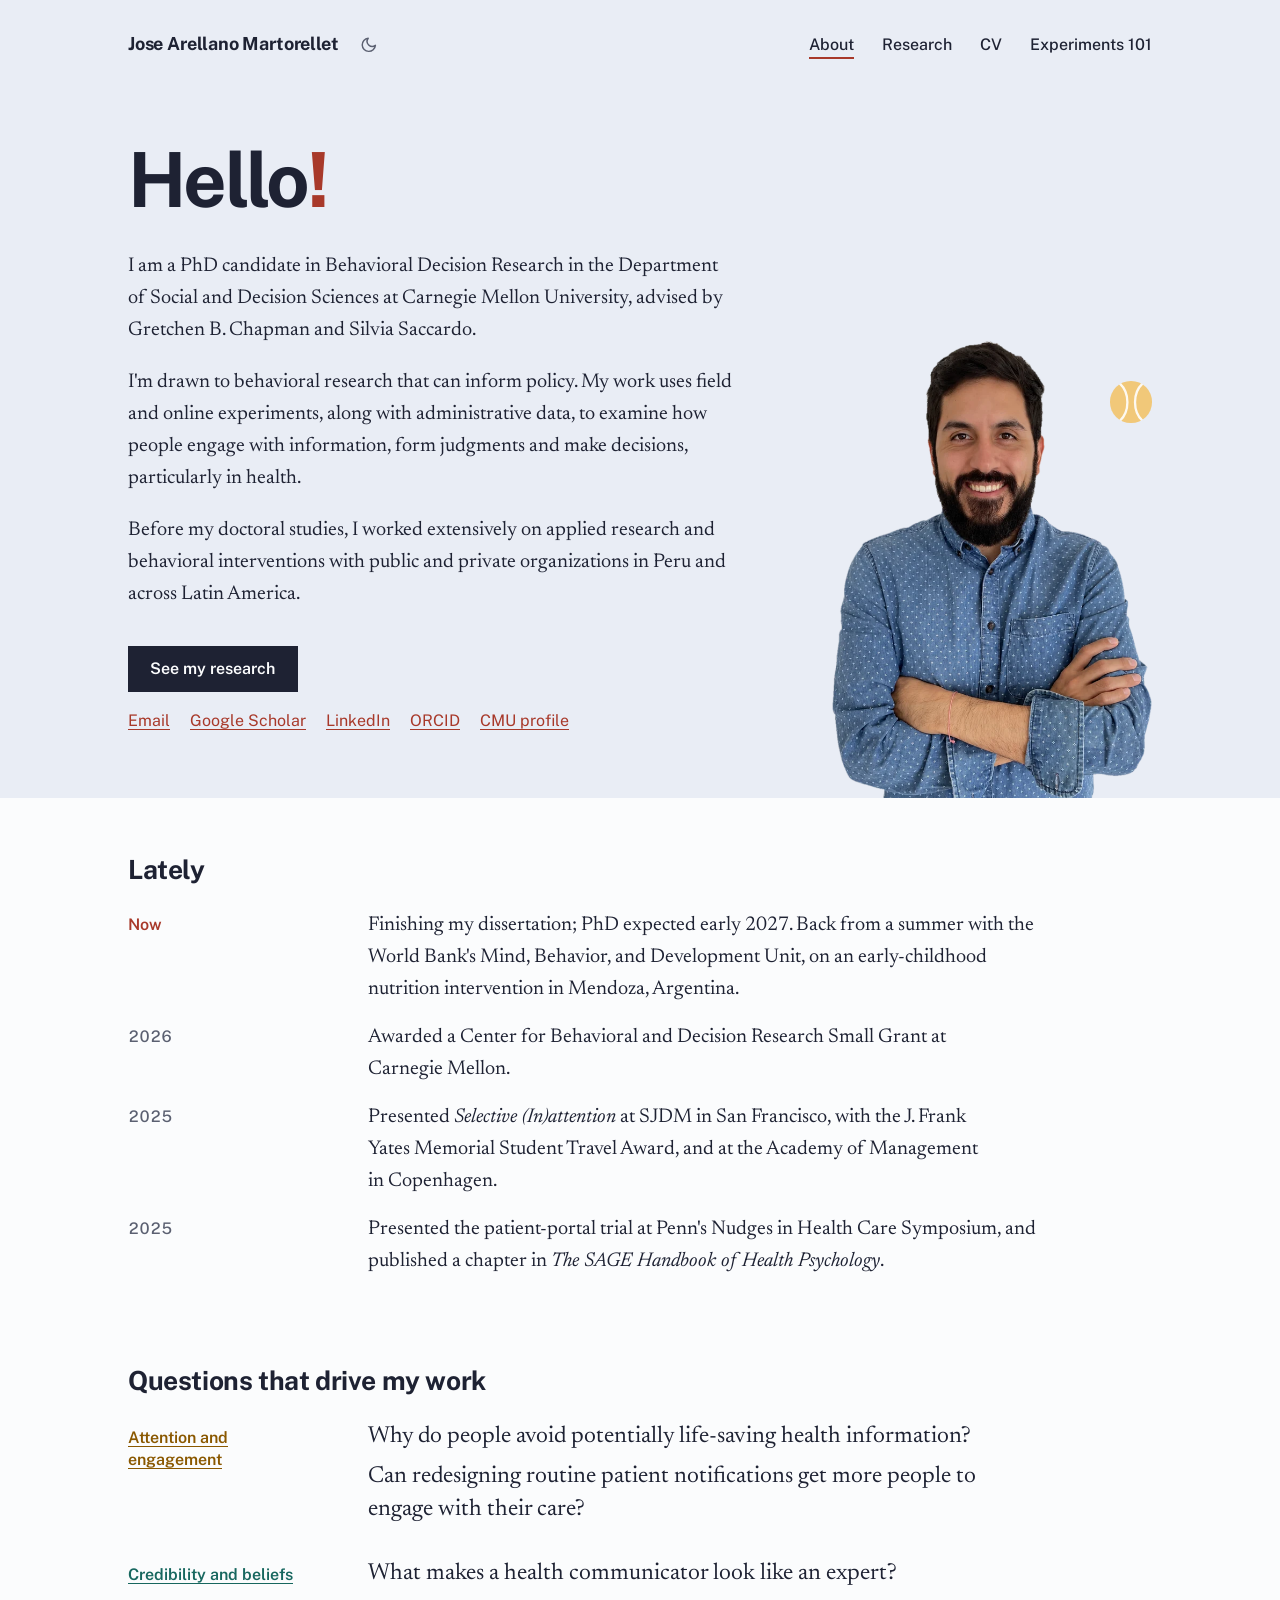
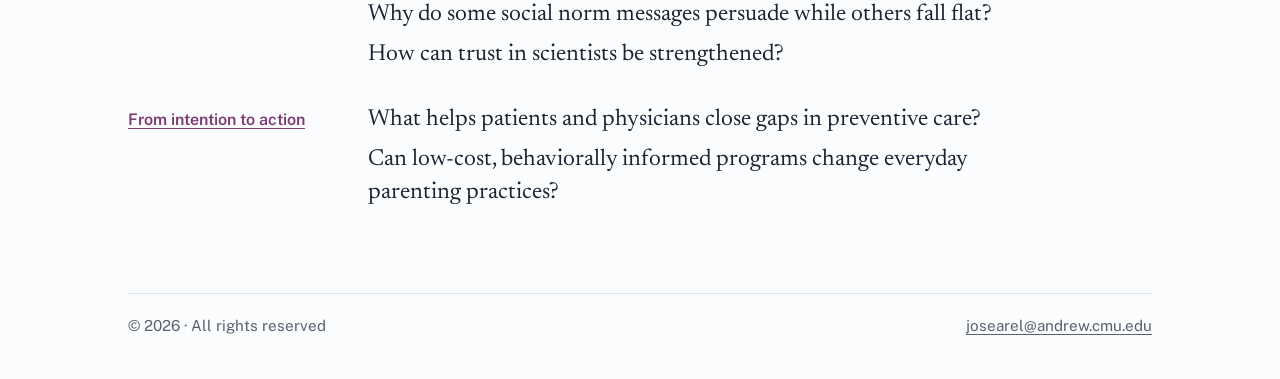
<file: index.html>
<!doctype html>
<html lang="en">
<head>
  <meta charset="utf-8">
  <meta name="viewport" content="width=device-width, initial-scale=1">
  <title>Jose Arellano Martorellet</title>
  <meta name="description" content="Jose Arellano Martorellet is a PhD candidate in Behavioral Decision Research at Carnegie Mellon University, studying how people engage with information and make health decisions.">
  <meta name="author" content="Jose Arellano Martorellet">
  <link rel="canonical" href="https://josearellanom.com/">

  <!-- How the site looks when shared on social media / messaging apps -->
  <meta property="og:title" content="Jose Arellano Martorellet">
  <meta property="og:description" content="PhD candidate in Behavioral Decision Research, Carnegie Mellon University.">
  <meta property="og:url" content="https://josearellanom.com/">
  <meta property="og:type" content="website">
  <meta property="og:image" content="https://josearellanom.com/images/profile.jpg">

  <!-- Tab icon: scientist emoji from Noto Emoji (Apache License 2.0), recolored -->
  <link rel="icon" href="images/favicon-192.png" type="image/png" sizes="192x192">
  <link rel="icon" href="images/favicon.png" type="image/png" sizes="64x64">
  <link rel="icon" href="images/favicon-32.png" type="image/png" sizes="32x32">
  <link rel="apple-touch-icon" href="images/apple-touch-icon.png">
  <link rel="preconnect" href="https://fonts.googleapis.com">
  <link rel="preconnect" href="https://fonts.gstatic.com" crossorigin>
  <link href="https://fonts.googleapis.com/css2?family=Newsreader:ital,opsz,wght@0,6..72,400;0,6..72,500;1,6..72,400&family=Public+Sans:wght@400;500;600;700&display=swap" rel="stylesheet">
  <!-- Light/dark mode: applies the saved choice (or the device setting) before the page draws -->
  <script>
    (function () {
      var t = null;
      try { t = localStorage.getItem('theme'); } catch (e) {}
      if (t !== 'light' && t !== 'dark') t = matchMedia('(prefers-color-scheme: dark)').matches ? 'dark' : 'light';
      document.documentElement.setAttribute('data-theme', t);
    })();
  </script>
  <link rel="stylesheet" href="style.css?v=9">
</head>
<body>

  <!-- The soft blue band at the top holds the header and the intro (color: --field in style.css) -->
  <div class="intro">
    <!-- ===== HEADER (same on every page) ===== -->
    <header class="site-header">
      <div class="wrap">
        <div class="brand">
          <a class="site-name" href="index.html">Jose Arellano Martorellet</a>
          <button class="theme-toggle" type="button" aria-label="Switch to dark mode" title="Switch light/dark mode">
            <svg class="icon-moon" viewBox="0 0 24 24" fill="none" stroke="currentColor" stroke-width="2" stroke-linecap="round" stroke-linejoin="round" aria-hidden="true"><path d="M21 12.8A9 9 0 1 1 11.2 3a7 7 0 0 0 9.8 9.8z"/></svg>
            <svg class="icon-sun" viewBox="0 0 24 24" fill="none" stroke="currentColor" stroke-width="2" stroke-linecap="round" stroke-linejoin="round" aria-hidden="true"><circle cx="12" cy="12" r="4.5"/><path d="M12 2v2M12 20v2M4.9 4.9l1.4 1.4M17.7 17.7l1.4 1.4M2 12h2M20 12h2M4.9 19.1l1.4-1.4M17.7 6.3l1.4-1.4"/></svg>
          </button>
        </div>
        <nav class="site-nav" aria-label="Main">
          <ul>
            <li><a href="index.html" aria-current="page">About</a></li>
            <li><a href="research.html">Research</a></li>
            <li><a href="cv.html">CV</a></li>
            <li><a href="experiments.html">Experiments 101</a></li>
          </ul>
        </nav>
      </div>
    </header>

    <div class="wrap">
      <section class="hero">
        <div class="hero-text">
          <h1 class="hello">Hello<span class="bang">!</span></h1>

          <!-- BIO: edit these paragraphs freely -->
          <div class="bio prose">
            <p>I am a PhD candidate in Behavioral Decision Research in the Department of Social and Decision Sciences at Carnegie Mellon University, advised by Gretchen B. Chapman and Silvia Saccardo.</p>
            <p>I'm drawn to behavioral research that can inform policy. My work uses field and online experiments, along with administrative data, to examine how people engage with information, form judgments and make decisions, particularly in health.</p>
            <p>Before my doctoral studies, I worked extensively on applied research and behavioral interventions with public and private organizations in Peru and across Latin America.</p>
          </div>

          <!-- BUTTON AND CONTACT LINKS. target="_blank" opens a profile in a new tab. -->
          <div class="hero-actions">
            <a class="button" href="research.html">See my research</a>
            <ul class="text-links" aria-label="Contact and profiles">
              <li><a href="mailto:josearel@andrew.cmu.edu">Email</a></li>
              <li><a href="https://scholar.google.com/citations?user=qfkP73gAAAAJ" target="_blank" rel="noopener">Google Scholar</a></li>
              <li><a href="https://www.linkedin.com/in/jose-arellano-martorellet/" target="_blank" rel="noopener">LinkedIn</a></li>
              <li><a href="https://orcid.org/0000-0002-6596-2134" target="_blank" rel="noopener">ORCID</a></li>
              <li><a href="https://www.cmu.edu/dietrich/sds/people/phdstudents/jose-arellano.html" target="_blank" rel="noopener">CMU profile</a></li>
            </ul>
          </div>
        </div>

        <!-- PHOTO: images/portrait.webp is your photo with the background removed.
             To change it, replace that file with another cut-out image of the same name. -->
        <figure class="figure">
          <img src="images/portrait.webp" alt="Jose Arellano Martorellet" width="596" height="850">
          <!-- EASTER EGG: the small tennis ball next to the photo opens the tennis game. -->
          <a class="ball" href="tennis.html" aria-label="Take a break: play tennis" title="Take a break"></a>
          <!-- EASTER EGG 2 (paused): to bring back the guessing game, move _paused/guess.html back to the main folder
               and remove the comment markers around the next line.
          <a class="egg-guess" href="guess.html" aria-label="Play a guessing game" title="Can you outguess everyone?">&frac23;</a>
          -->
        </figure>
      </section>
    </div>
  </div>

  <main>
    <div class="wrap">

      <!-- LATELY: "Now" first, then dated news, newest first. Each item is a <dt> (label) and a <dd> (text). -->
      <section class="home-section" aria-labelledby="lately-title">
        <h2 id="lately-title">Lately</h2>
        <dl class="rows prose">
          <dt class="now">Now</dt>
          <dd>Finishing my dissertation; PhD expected early 2027. Back from a summer with the World Bank's Mind, Behavior, and Development Unit, on an early-childhood nutrition intervention in Mendoza, Argentina.</dd>
          <dt>2026</dt>
          <dd>Awarded a Center for Behavioral and Decision Research Small Grant at Carnegie Mellon.</dd>
          <dt>2025</dt>
          <dd>Presented <em>Selective (In)attention</em> at SJDM in San Francisco, with the J. Frank Yates Memorial Student Travel Award, and at the Academy of Management in Copenhagen.</dd>
          <dt>2025</dt>
          <dd>Presented the patient-portal trial at Penn's Nudges in Health Care Symposium, and published a chapter in <em>The SAGE Handbook of Health Psychology</em>.</dd>
        </dl>
      </section>

      <!-- RESEARCH QUESTIONS: each theme (<h3>) is followed by its questions (<li>).
           Each theme name links to the Research page filtered to that theme; its color is set in style.css (--t-…). -->
      <section class="home-section" aria-labelledby="themes-title">
        <h2 id="themes-title">Questions that drive my work</h2>
        <div class="rows questions-rows">
          <h3 class="t-attention"><a href="research.html?theme=attention">Attention and engagement</a></h3>
          <ul>
            <li>Why do people avoid potentially life-saving health information?</li>
            <li>Can redesigning routine patient notifications get more people to engage with their care?</li>
          </ul>
          <h3 class="t-credibility"><a href="research.html?theme=credibility">Credibility and beliefs</a></h3>
          <ul>
            <li>What makes a health communicator look like an expert?</li>
            <li>Why do some social norm messages persuade while others fall flat?</li>
            <li>How can trust in scientists be strengthened?</li>
          </ul>
          <h3 class="t-action"><a href="research.html?theme=action">From intention to action</a></h3>
          <ul>
            <li>What helps patients and physicians close gaps in preventive care?</li>
            <li>Can low-cost, behaviorally informed programs change everyday parenting practices?</li>
          </ul>
        </div>
      </section>

    </div>
  </main>

  <!-- ===== FOOTER (same on every page) ===== -->
  <footer class="site-footer">
    <div class="wrap">
      <span>© <span class="copy-year">2026</span> · All rights reserved</span>
      <script>document.querySelectorAll(".copy-year").forEach(e => e.textContent = new Date().getFullYear());</script>
      <a href="mailto:josearel@andrew.cmu.edu">josearel@andrew.cmu.edu</a>
    </div>
  </footer>

  <!-- Light/dark mode button: switches the theme and remembers the choice -->
  <script>
    (function () {
      var btn = document.querySelector('.theme-toggle');
      if (!btn) return;
      function label() {
        var dark = document.documentElement.getAttribute('data-theme') === 'dark';
        btn.setAttribute('aria-label', dark ? 'Switch to light mode' : 'Switch to dark mode');
      }
      label();
      btn.addEventListener('click', function () {
        var next = document.documentElement.getAttribute('data-theme') === 'dark' ? 'light' : 'dark';
        document.documentElement.setAttribute('data-theme', next);
        try { localStorage.setItem('theme', next); } catch (e) {}
        label();
      });
    })();
  </script>
  <!-- Visitor stats (GoatCounter, no cookies): https://josearellanom.goatcounter.com -->
  <script data-goatcounter="https://josearellanom.goatcounter.com/count" async src="//gc.zgo.at/count.js"></script>
</body>
</html>
</file>
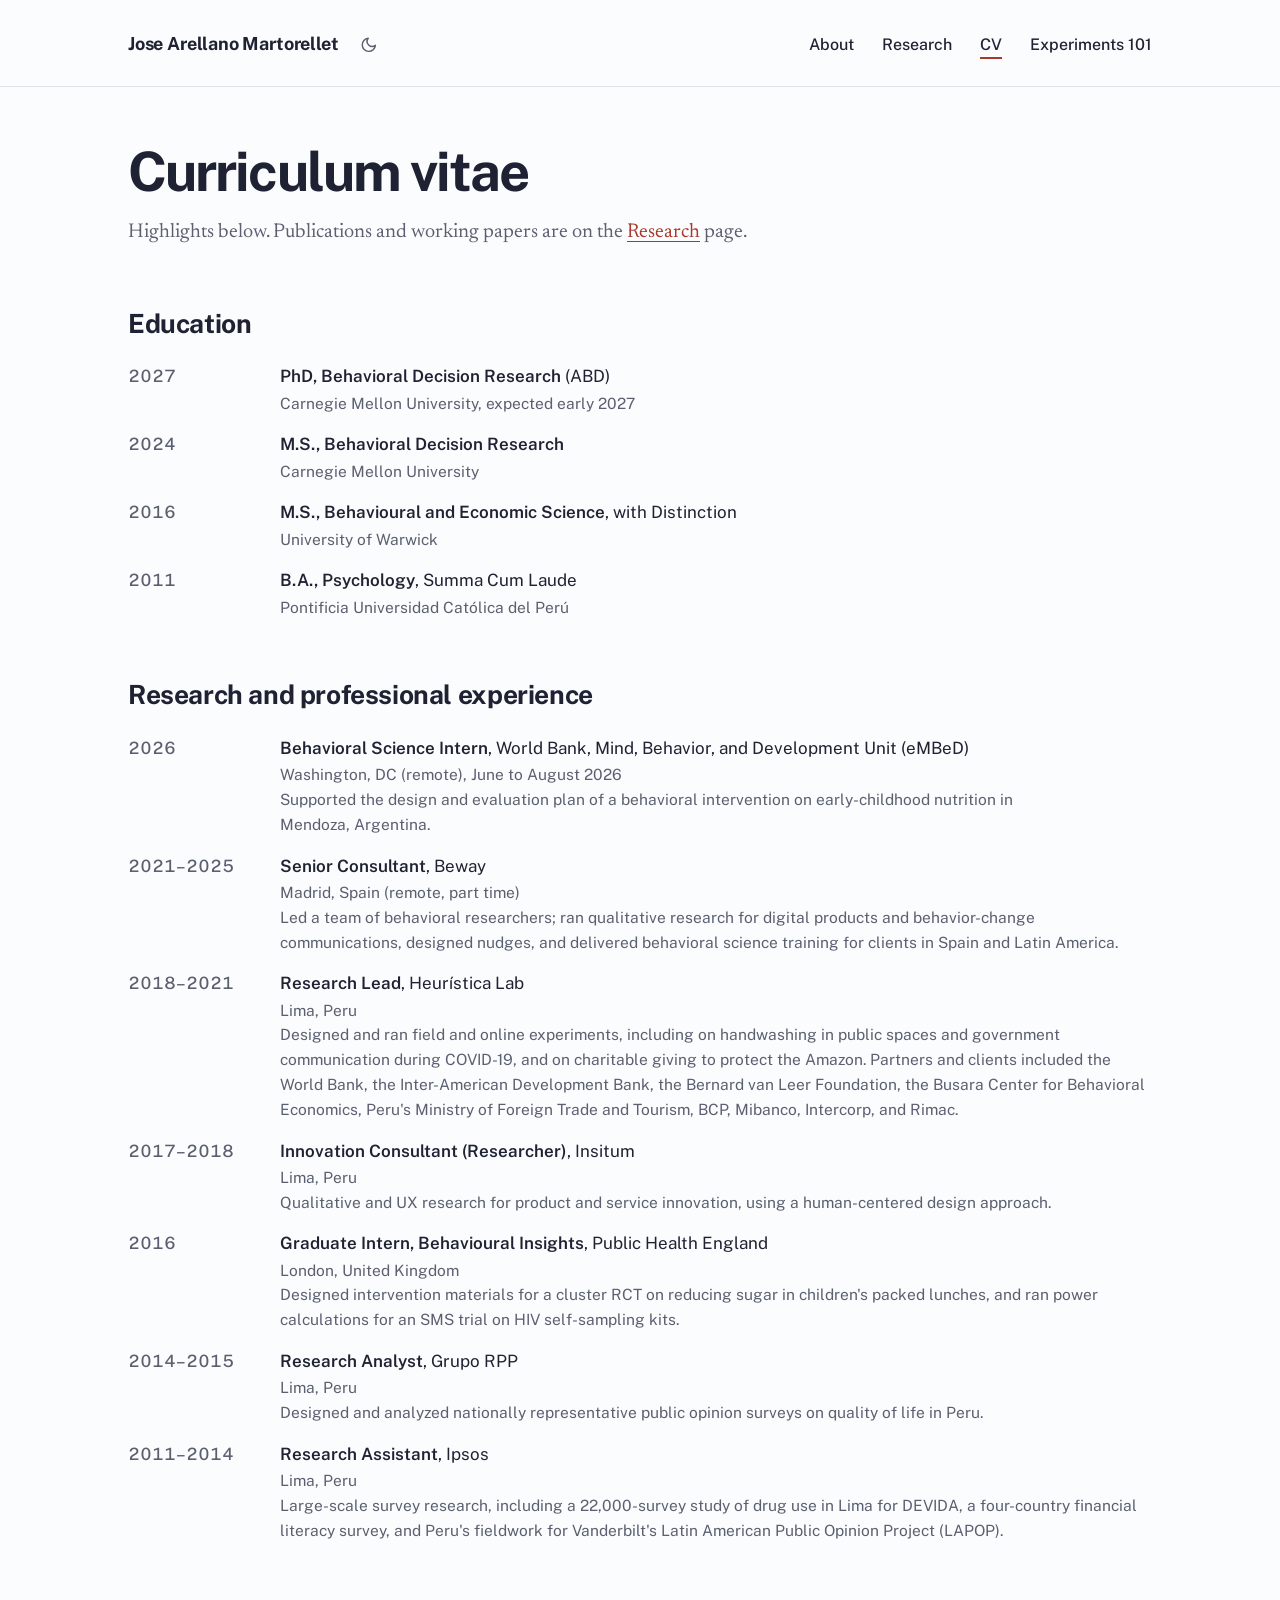
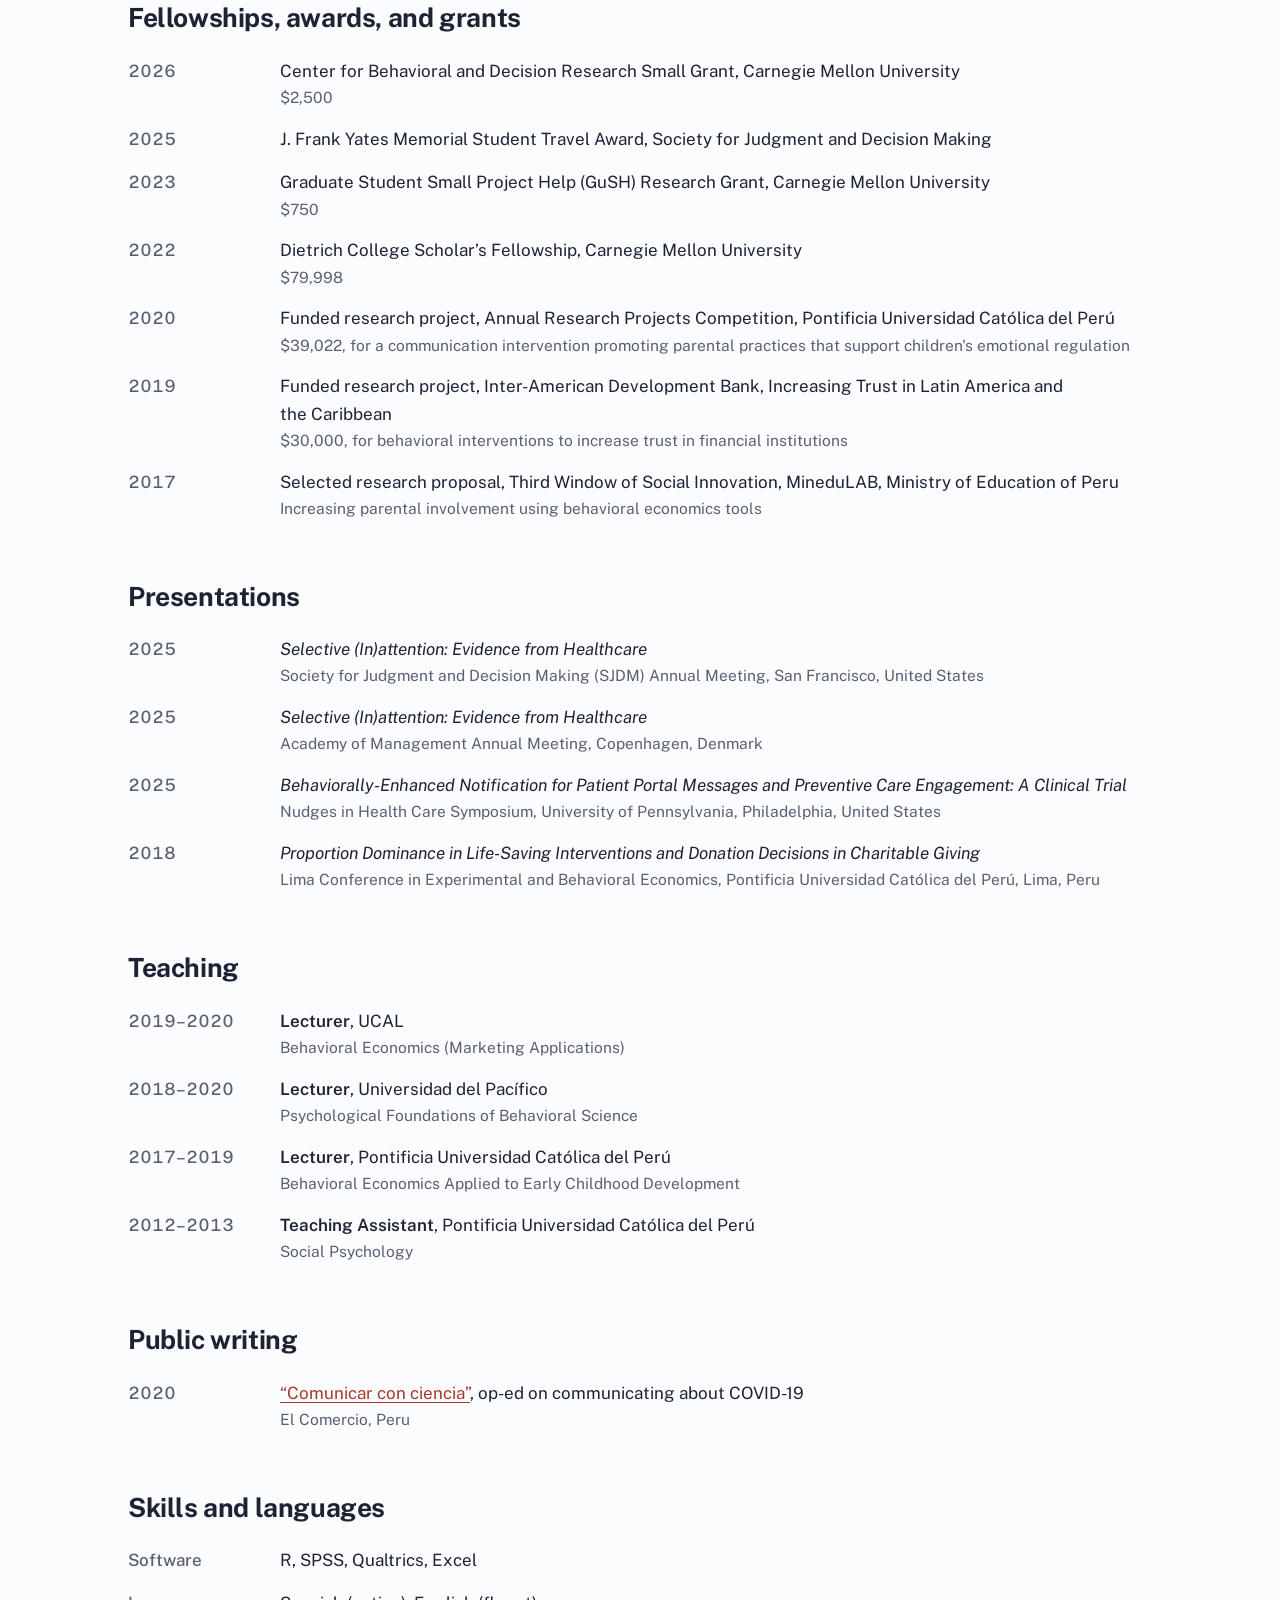
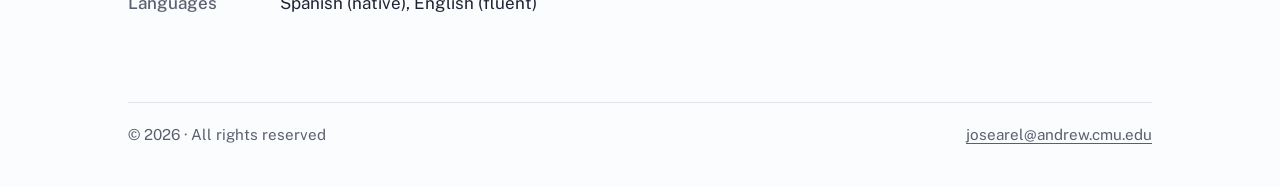
<file: cv.html>
<!doctype html>
<html lang="en">
<head>
  <meta charset="utf-8">
  <meta name="viewport" content="width=device-width, initial-scale=1">
  <title>CV | Jose Arellano Martorellet</title>
  <meta name="description" content="Education, fellowships, grants, and teaching of Jose Arellano Martorellet, PhD candidate at Carnegie Mellon University.">
  <meta name="author" content="Jose Arellano Martorellet">
  <link rel="canonical" href="https://josearellanom.com/cv.html">

  <!-- Tab icon: scientist emoji from Noto Emoji (Apache License 2.0), recolored -->
  <link rel="icon" href="images/favicon-192.png" type="image/png" sizes="192x192">
  <link rel="icon" href="images/favicon.png" type="image/png" sizes="64x64">
  <link rel="icon" href="images/favicon-32.png" type="image/png" sizes="32x32">
  <link rel="apple-touch-icon" href="images/apple-touch-icon.png">
  <link rel="preconnect" href="https://fonts.googleapis.com">
  <link rel="preconnect" href="https://fonts.gstatic.com" crossorigin>
  <link href="https://fonts.googleapis.com/css2?family=Newsreader:ital,opsz,wght@0,6..72,400;0,6..72,500;1,6..72,400&family=Public+Sans:wght@400;500;600&display=swap" rel="stylesheet">
  <!-- Light/dark mode: applies the saved choice (or the device setting) before the page draws -->
  <script>
    (function () {
      var t = null;
      try { t = localStorage.getItem('theme'); } catch (e) {}
      if (t !== 'light' && t !== 'dark') t = matchMedia('(prefers-color-scheme: dark)').matches ? 'dark' : 'light';
      document.documentElement.setAttribute('data-theme', t);
    })();
  </script>
  <link rel="stylesheet" href="style.css?v=9">
</head>
<body>

  <!-- ===== HEADER (same on every page) ===== -->
  <header class="site-header">
    <div class="wrap">
      <div class="brand">
        <a class="site-name" href="index.html">Jose Arellano Martorellet</a>
        <button class="theme-toggle" type="button" aria-label="Switch to dark mode" title="Switch light/dark mode">
          <svg class="icon-moon" viewBox="0 0 24 24" fill="none" stroke="currentColor" stroke-width="2" stroke-linecap="round" stroke-linejoin="round" aria-hidden="true"><path d="M21 12.8A9 9 0 1 1 11.2 3a7 7 0 0 0 9.8 9.8z"/></svg>
          <svg class="icon-sun" viewBox="0 0 24 24" fill="none" stroke="currentColor" stroke-width="2" stroke-linecap="round" stroke-linejoin="round" aria-hidden="true"><circle cx="12" cy="12" r="4.5"/><path d="M12 2v2M12 20v2M4.9 4.9l1.4 1.4M17.7 17.7l1.4 1.4M2 12h2M20 12h2M4.9 19.1l1.4-1.4M17.7 6.3l1.4-1.4"/></svg>
        </button>
      </div>
      <nav class="site-nav" aria-label="Main">
        <ul>
          <li><a href="index.html">About</a></li>
          <li><a href="research.html">Research</a></li>
          <li><a href="cv.html" aria-current="page">CV</a></li>
          <li><a href="experiments.html">Experiments 101</a></li>
        </ul>
      </nav>
    </div>
  </header>

  <main>
    <div class="wrap">
      <h1 class="page-title">Curriculum vitae</h1>
      <p class="page-lede">Highlights below. Publications and working papers are on the <a href="research.html">Research</a> page.</p>

      <!-- CV DOWNLOAD BUTTON: once you add your CV as "cv.pdf" in the main folder,
           delete the two comment markers around the line below to show the button.
      <a class="cv-download" href="cv.pdf">Download full CV (PDF)</a>
      -->

      <!-- ===================== EDUCATION ===================== -->
      <section class="section" aria-labelledby="edu">
        <h2 id="edu">Education</h2>
        <ul class="dated">
          <li><span class="when">2027</span><span class="what"><strong>PhD, Behavioral Decision Research</strong> (ABD)<span class="detail">Carnegie Mellon University, expected early 2027</span></span></li>
          <li><span class="when">2024</span><span class="what"><strong>M.S., Behavioral Decision Research</strong><span class="detail">Carnegie Mellon University</span></span></li>
          <li><span class="when">2016</span><span class="what"><strong>M.S., Behavioural and Economic Science</strong>, with Distinction<span class="detail">University of Warwick</span></span></li>
          <li><span class="when">2011</span><span class="what"><strong>B.A., Psychology</strong>, Summa Cum Laude<span class="detail">Pontificia Universidad Católica del Perú</span></span></li>
        </ul>
      </section>

      <!-- ===================== EXPERIENCE ===================== -->
      <section class="section" aria-labelledby="experience">
        <h2 id="experience">Research and professional experience</h2>
        <!-- Add new roles at the top. The second "detail" line is a one-sentence description. -->
        <ul class="dated">
          <li><span class="when">2026</span><span class="what"><strong>Behavioral Science Intern</strong>, World Bank, Mind, Behavior, and Development Unit (eMBeD)<span class="detail">Washington, DC (remote), June to August 2026</span><span class="detail">Supported the design and evaluation plan of a behavioral intervention on early-childhood nutrition in Mendoza, Argentina.</span></span></li>
          <li><span class="when">2021–2025</span><span class="what"><strong>Senior Consultant</strong>, Beway<span class="detail">Madrid, Spain (remote, part time)</span><span class="detail">Led a team of behavioral researchers; ran qualitative research for digital products and behavior-change communications, designed nudges, and delivered behavioral science training for clients in Spain and Latin America.</span></span></li>
          <li><span class="when">2018–2021</span><span class="what"><strong>Research Lead</strong>, Heurística Lab<span class="detail">Lima, Peru</span><span class="detail">Designed and ran field and online experiments, including on handwashing in public spaces and government communication during COVID-19, and on charitable giving to protect the Amazon. Partners and clients included the World Bank, the Inter-American Development Bank, the Bernard van Leer Foundation, the Busara Center for Behavioral Economics, Peru's Ministry of Foreign Trade and Tourism, BCP, Mibanco, Intercorp, and Rimac.</span></span></li>
          <li><span class="when">2017–2018</span><span class="what"><strong>Innovation Consultant (Researcher)</strong>, Insitum<span class="detail">Lima, Peru</span><span class="detail">Qualitative and UX research for product and service innovation, using a human-centered design approach.</span></span></li>
          <li><span class="when">2016</span><span class="what"><strong>Graduate Intern, Behavioural Insights</strong>, Public Health England<span class="detail">London, United Kingdom</span><span class="detail">Designed intervention materials for a cluster RCT on reducing sugar in children's packed lunches, and ran power calculations for an SMS trial on HIV self-sampling kits.</span></span></li>
          <li><span class="when">2014–2015</span><span class="what"><strong>Research Analyst</strong>, Grupo RPP<span class="detail">Lima, Peru</span><span class="detail">Designed and analyzed nationally representative public opinion surveys on quality of life in Peru.</span></span></li>
          <li><span class="when">2011–2014</span><span class="what"><strong>Research Assistant</strong>, Ipsos<span class="detail">Lima, Peru</span><span class="detail">Large-scale survey research, including a 22,000-survey study of drug use in Lima for DEVIDA, a four-country financial literacy survey, and Peru's fieldwork for Vanderbilt's Latin American Public Opinion Project (LAPOP).</span></span></li>
        </ul>
      </section>

      <!-- ===================== AWARDS ===================== -->
      <section class="section" aria-labelledby="awards">
        <h2 id="awards">Fellowships, awards, and grants</h2>
        <!-- Add new items at the top. -->
        <ul class="dated">
          <li><span class="when">2026</span><span class="what">Center for Behavioral and Decision Research Small Grant, Carnegie Mellon University<span class="detail">$2,500</span></span></li>
          <li><span class="when">2025</span><span class="what">J. Frank Yates Memorial Student Travel Award, Society for Judgment and Decision Making</span></li>
          <li><span class="when">2023</span><span class="what">Graduate Student Small Project Help (GuSH) Research Grant, Carnegie Mellon University<span class="detail">$750</span></span></li>
          <li><span class="when">2022</span><span class="what">Dietrich College Scholar’s Fellowship, Carnegie Mellon University<span class="detail">$79,998</span></span></li>
          <li><span class="when">2020</span><span class="what">Funded research project, Annual Research Projects Competition, Pontificia Universidad Católica del Perú<span class="detail">$39,022, for a communication intervention promoting parental practices that support children's emotional regulation</span></span></li>
          <li><span class="when">2019</span><span class="what">Funded research project, Inter-American Development Bank, Increasing Trust in Latin America and the Caribbean<span class="detail">$30,000, for behavioral interventions to increase trust in financial institutions</span></span></li>
          <li><span class="when">2017</span><span class="what">Selected research proposal, Third Window of Social Innovation, MineduLAB, Ministry of Education of Peru<span class="detail">Increasing parental involvement using behavioral economics tools</span></span></li>
        </ul>
      </section>

      <!-- ===================== PRESENTATIONS ===================== -->
      <section class="section" aria-labelledby="talks">
        <h2 id="talks">Presentations</h2>
        <!-- Add new talks at the top. Use the paper title as it appears on the Research page. -->
        <ul class="dated">
          <li><span class="when">2025</span><span class="what"><em>Selective (In)attention: Evidence from Healthcare</em><span class="detail">Society for Judgment and Decision Making (SJDM) Annual Meeting, San Francisco, United States</span></span></li>
          <li><span class="when">2025</span><span class="what"><em>Selective (In)attention: Evidence from Healthcare</em><span class="detail">Academy of Management Annual Meeting, Copenhagen, Denmark</span></span></li>
          <li><span class="when">2025</span><span class="what"><em>Behaviorally-Enhanced Notification for Patient Portal Messages and Preventive Care Engagement: A Clinical Trial</em><span class="detail">Nudges in Health Care Symposium, University of Pennsylvania, Philadelphia, United States</span></span></li>
          <li><span class="when">2018</span><span class="what"><em>Proportion Dominance in Life-Saving Interventions and Donation Decisions in Charitable Giving</em><span class="detail">Lima Conference in Experimental and Behavioral Economics, Pontificia Universidad Católica del Perú, Lima, Peru</span></span></li>
        </ul>
      </section>

      <!-- ===================== TEACHING ===================== -->
      <section class="section" aria-labelledby="teaching">
        <h2 id="teaching">Teaching</h2>
        <ul class="dated">
          <li><span class="when">2019–2020</span><span class="what"><strong>Lecturer</strong>, UCAL<span class="detail">Behavioral Economics (Marketing Applications)</span></span></li>
          <li><span class="when">2018–2020</span><span class="what"><strong>Lecturer</strong>, Universidad del Pacífico<span class="detail">Psychological Foundations of Behavioral Science</span></span></li>
          <li><span class="when">2017–2019</span><span class="what"><strong>Lecturer</strong>, Pontificia Universidad Católica del Perú<span class="detail">Behavioral Economics Applied to Early Childhood Development</span></span></li>
          <li><span class="when">2012–2013</span><span class="what"><strong>Teaching Assistant</strong>, Pontificia Universidad Católica del Perú<span class="detail">Social Psychology</span></span></li>
        </ul>
      </section>

      <!-- ===================== PUBLIC WRITING ===================== -->
      <section class="section" aria-labelledby="writing">
        <h2 id="writing">Public writing</h2>
        <ul class="dated">
          <li><span class="when">2020</span><span class="what"><a href="https://elcomercio.pe/opinion/colaboradores/comunicar-con-ciencia-por-jose-arellano-noticia/" target="_blank" rel="noopener">“Comunicar con ciencia”</a>, op-ed on communicating about COVID-19<span class="detail">El Comercio, Peru</span></span></li>
        </ul>
      </section>

      <!-- ===================== SKILLS ===================== -->
      <section class="section" aria-labelledby="skills">
        <h2 id="skills">Skills and languages</h2>
        <ul class="dated">
          <li><span class="when">Software</span><span class="what">R, SPSS, Qualtrics, Excel</span></li>
          <li><span class="when">Languages</span><span class="what">Spanish (native), English (fluent)</span></li>
        </ul>
      </section>
    </div>
  </main>

  <!-- ===== FOOTER (same on every page) ===== -->
  <footer class="site-footer">
    <div class="wrap">
      <span>© <span class="copy-year">2026</span> · All rights reserved</span>
      <script>document.querySelectorAll(".copy-year").forEach(e => e.textContent = new Date().getFullYear());</script>
      <a href="mailto:josearel@andrew.cmu.edu">josearel@andrew.cmu.edu</a>
    </div>
  </footer>

  <!-- Light/dark mode button: switches the theme and remembers the choice -->
  <script>
    (function () {
      var btn = document.querySelector('.theme-toggle');
      if (!btn) return;
      function label() {
        var dark = document.documentElement.getAttribute('data-theme') === 'dark';
        btn.setAttribute('aria-label', dark ? 'Switch to light mode' : 'Switch to dark mode');
      }
      label();
      btn.addEventListener('click', function () {
        var next = document.documentElement.getAttribute('data-theme') === 'dark' ? 'light' : 'dark';
        document.documentElement.setAttribute('data-theme', next);
        try { localStorage.setItem('theme', next); } catch (e) {}
        label();
      });
    })();
  </script>
  <!-- Visitor stats (GoatCounter, no cookies): https://josearellanom.goatcounter.com -->
  <script data-goatcounter="https://josearellanom.goatcounter.com/count" async src="//gc.zgo.at/count.js"></script>
</body>
</html>
</file>
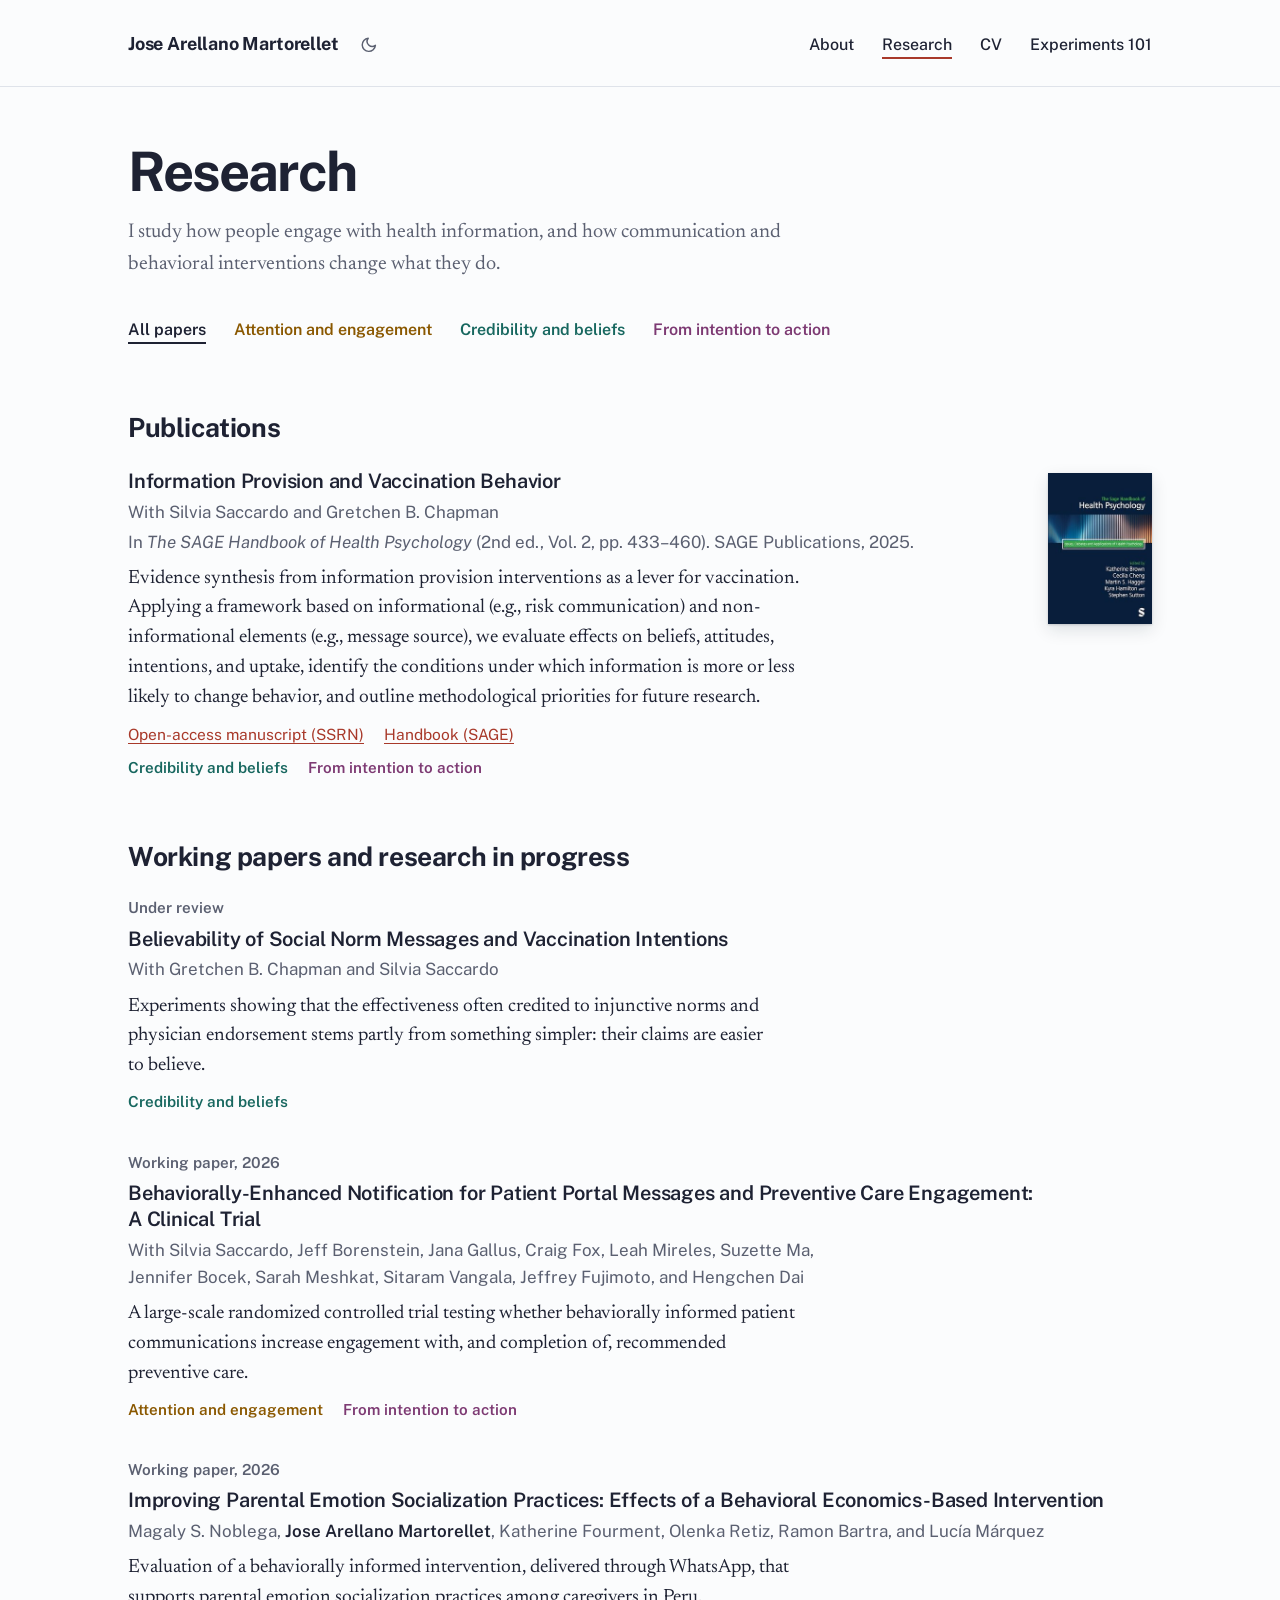
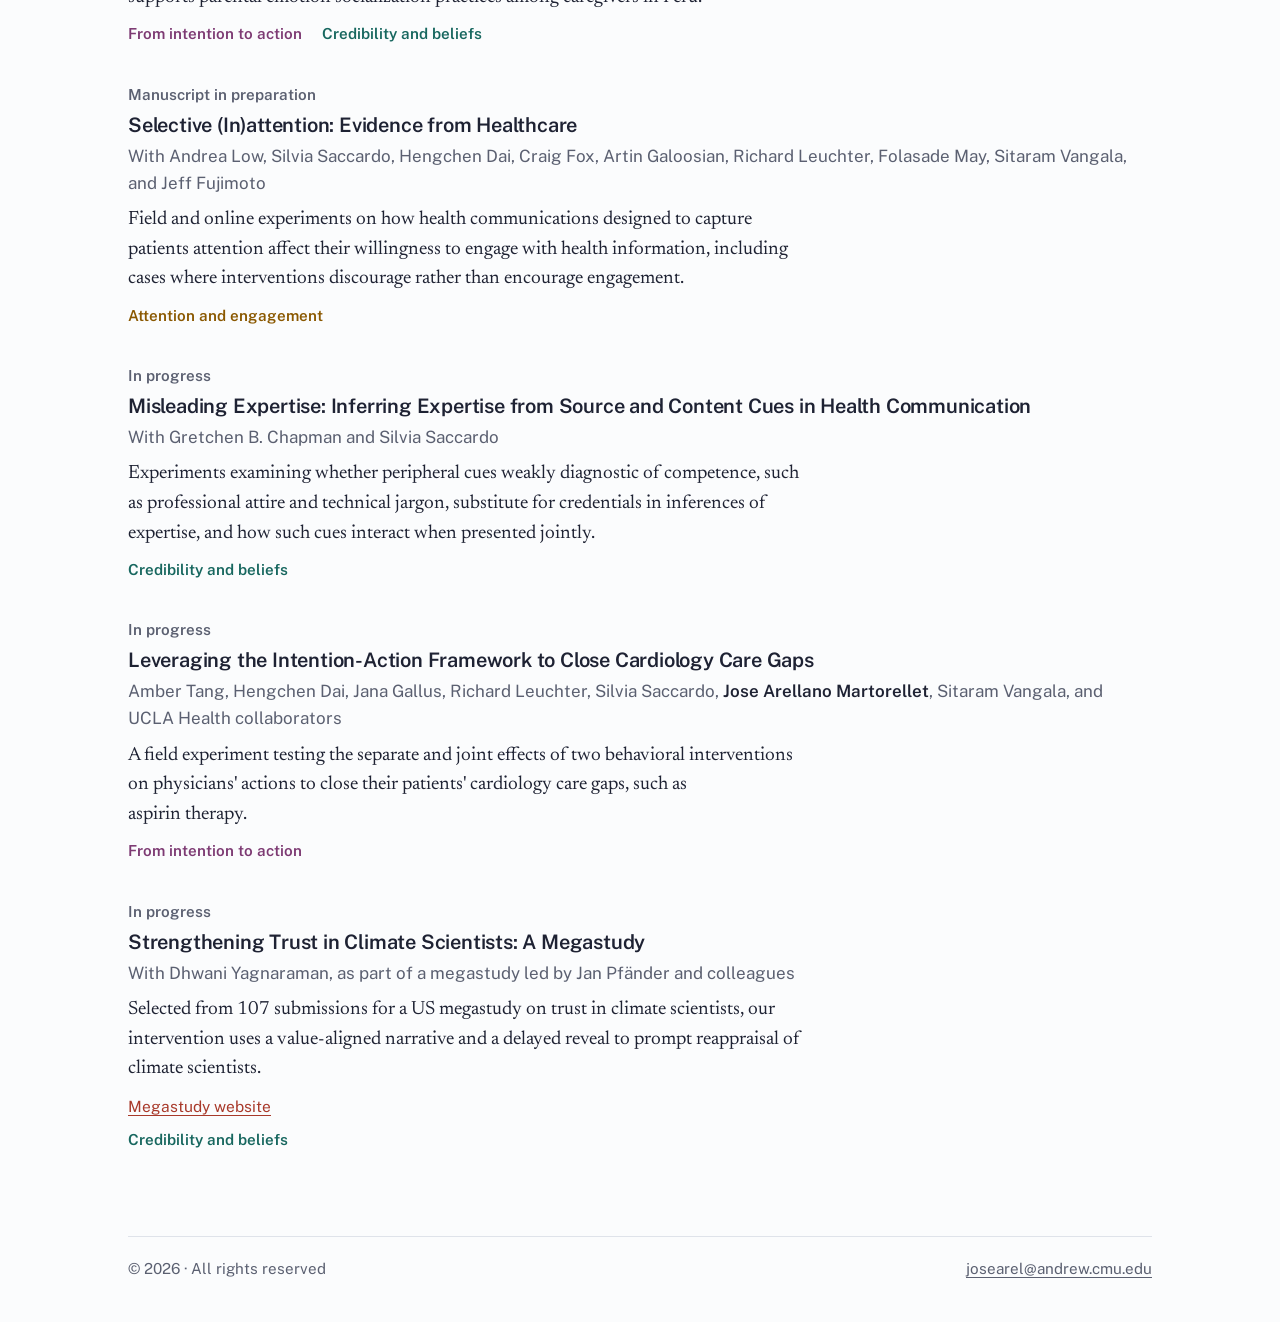
<file: research.html>
<!doctype html>
<html lang="en">
<head>
  <meta charset="utf-8">
  <meta name="viewport" content="width=device-width, initial-scale=1">
  <title>Research | Jose Arellano Martorellet</title>
  <meta name="description" content="Publications, working papers, and presentations by Jose Arellano Martorellet on health decision-making, information, and behavioral interventions.">
  <meta name="author" content="Jose Arellano Martorellet">
  <link rel="canonical" href="https://josearellanom.com/research.html">

  <!-- Tab icon: scientist emoji from Noto Emoji (Apache License 2.0), recolored -->
  <link rel="icon" href="images/favicon-192.png" type="image/png" sizes="192x192">
  <link rel="icon" href="images/favicon.png" type="image/png" sizes="64x64">
  <link rel="icon" href="images/favicon-32.png" type="image/png" sizes="32x32">
  <link rel="apple-touch-icon" href="images/apple-touch-icon.png">
  <link rel="preconnect" href="https://fonts.googleapis.com">
  <link rel="preconnect" href="https://fonts.gstatic.com" crossorigin>
  <link href="https://fonts.googleapis.com/css2?family=Newsreader:ital,opsz,wght@0,6..72,400;0,6..72,500;1,6..72,400&family=Public+Sans:wght@400;500;600&display=swap" rel="stylesheet">
  <!-- Light/dark mode: applies the saved choice (or the device setting) before the page draws -->
  <script>
    (function () {
      var t = null;
      try { t = localStorage.getItem('theme'); } catch (e) {}
      if (t !== 'light' && t !== 'dark') t = matchMedia('(prefers-color-scheme: dark)').matches ? 'dark' : 'light';
      document.documentElement.setAttribute('data-theme', t);
    })();
  </script>
  <link rel="stylesheet" href="style.css?v=9">
</head>
<body>

  <!-- ===== HEADER (same on every page) ===== -->
  <header class="site-header">
    <div class="wrap">
      <div class="brand">
        <a class="site-name" href="index.html">Jose Arellano Martorellet</a>
        <button class="theme-toggle" type="button" aria-label="Switch to dark mode" title="Switch light/dark mode">
          <svg class="icon-moon" viewBox="0 0 24 24" fill="none" stroke="currentColor" stroke-width="2" stroke-linecap="round" stroke-linejoin="round" aria-hidden="true"><path d="M21 12.8A9 9 0 1 1 11.2 3a7 7 0 0 0 9.8 9.8z"/></svg>
          <svg class="icon-sun" viewBox="0 0 24 24" fill="none" stroke="currentColor" stroke-width="2" stroke-linecap="round" stroke-linejoin="round" aria-hidden="true"><circle cx="12" cy="12" r="4.5"/><path d="M12 2v2M12 20v2M4.9 4.9l1.4 1.4M17.7 17.7l1.4 1.4M2 12h2M20 12h2M4.9 19.1l1.4-1.4M17.7 6.3l1.4-1.4"/></svg>
        </button>
      </div>
      <nav class="site-nav" aria-label="Main">
        <ul>
          <li><a href="index.html">About</a></li>
          <li><a href="research.html" aria-current="page">Research</a></li>
          <li><a href="cv.html">CV</a></li>
          <li><a href="experiments.html">Experiments 101</a></li>
        </ul>
      </nav>
    </div>
  </header>

  <main>
    <div class="wrap">
      <h1 class="page-title">Research</h1>
      <p class="page-lede">I study how people engage with health information, and how communication and behavioral interventions change what they do.</p>

      <!-- THEME FILTERS: buttons that show only one theme's papers (they appear only when JavaScript runs).
           Each paper's themes are listed in data-themes="…" on its <article> (attention, credibility, action)
           and written out in its <ul class="themes-tags"> list. Keep the two in step. -->
      <div class="theme-filters" role="group" aria-label="Show papers by theme" hidden>
        <button type="button" data-theme="" aria-pressed="true">All papers</button>
        <button type="button" data-theme="attention" class="t-attention" aria-pressed="false">Attention and engagement</button>
        <button type="button" data-theme="credibility" class="t-credibility" aria-pressed="false">Credibility and beliefs</button>
        <button type="button" data-theme="action" class="t-action" aria-pressed="false">From intention to action</button>
      </div>


      <!-- ===================== PUBLICATIONS ===================== -->
      <section class="section" aria-labelledby="pubs">
        <h2 id="pubs">Publications</h2>

        <!-- To add a publication, copy everything from <article> to </article>
             and paste it above this one (newest first). -->
        <article data-themes="credibility action" class="entry with-cover">
          <div class="entry-body">
            <h3>Information Provision and Vaccination Behavior</h3>
            <p class="authors">With Silvia Saccardo and Gretchen B. Chapman</p>
            <p class="venue">In <em>The SAGE Handbook of Health Psychology</em> (2nd ed., Vol. 2, pp. 433–460). SAGE Publications, 2025.</p>
            <p class="summary">Evidence synthesis from information provision interventions as a lever for vaccination. Applying a framework based on informational (e.g., risk communication) and non-informational elements (e.g., message source), we evaluate effects on beliefs, attitudes, intentions, and uptake, identify the conditions under which information is more or less likely to change behavior, and outline methodological priorities for future research.</p>
            <ul class="entry-links">
              <li><a href="https://papers.ssrn.com/sol3/papers.cfm?abstract_id=4411039" target="_blank" rel="noopener">Open-access manuscript (SSRN)</a></li>
              <li><a href="https://us2.sagepub.com/en-us/nam/the-sage-handbook-of-health-psychology/book280825" target="_blank" rel="noopener">Handbook (SAGE)</a></li>
            </ul>
            <ul class="themes-tags" aria-label="Themes"><li class="t-credibility">Credibility and beliefs</li><li class="t-action">From intention to action</li></ul>
          </div>
          <a class="cover" href="https://us2.sagepub.com/en-us/nam/the-sage-handbook-of-health-psychology/book280825" aria-label="The SAGE Handbook of Health Psychology (SAGE)">
            <img src="images/sage-handbook.jpg" alt="Cover of The SAGE Handbook of Health Psychology" width="110" height="160">
          </a>
        </article>
      </section>

      <!-- ===================== WORKING PAPERS ===================== -->
      <section class="section" aria-labelledby="wp">
        <h2 id="wp">Working papers and research in progress</h2>

        <!-- To add a paper, copy an <article> block. When one is published,
             move it to the Publications section above. -->

        <article data-themes="credibility" class="entry">
          <span class="status">Under review</span>
          <h3>Believability of Social Norm Messages and Vaccination Intentions</h3>
          <p class="authors">With Gretchen B. Chapman and Silvia Saccardo</p>
          <p class="summary">Experiments showing that the effectiveness often credited to injunctive norms and physician endorsement stems partly from something simpler: their claims are easier to believe.</p>
          <ul class="themes-tags" aria-label="Themes"><li class="t-credibility">Credibility and beliefs</li></ul>
        </article>

        <article data-themes="attention action" class="entry">
          <span class="status">Working paper, 2026</span>
          <h3>Behaviorally-Enhanced Notification for Patient Portal Messages and Preventive Care Engagement:<br>A Clinical Trial</h3>
          <p class="authors">With Silvia Saccardo, Jeff Borenstein, Jana Gallus, Craig Fox, Leah Mireles, Suzette Ma,<br>Jennifer Bocek, Sarah Meshkat, Sitaram Vangala, Jeffrey Fujimoto, and Hengchen Dai</p>
          <p class="summary">A large-scale randomized controlled trial testing whether behaviorally informed patient communications increase engagement with, and completion of, recommended preventive care.</p>
          <ul class="themes-tags" aria-label="Themes"><li class="t-attention">Attention and engagement</li><li class="t-action">From intention to action</li></ul>
        </article>

        <article data-themes="action credibility" class="entry">
          <span class="status">Working paper, 2026</span>
          <h3>Improving Parental Emotion Socialization Practices: Effects of a Behavioral Economics-Based Intervention</h3>
          <p class="authors">Magaly S. Noblega, <span class="me">Jose Arellano Martorellet</span>, Katherine Fourment, Olenka Retiz, Ramon Bartra, and Lucía Márquez</p>
          <p class="summary">Evaluation of a behaviorally informed intervention, delivered through WhatsApp, that supports parental emotion socialization practices among caregivers in Peru.</p>
          <ul class="themes-tags" aria-label="Themes"><li class="t-action">From intention to action</li><li class="t-credibility">Credibility and beliefs</li></ul>
        </article>
        
        <article data-themes="attention" class="entry">
          <span class="status">Manuscript in preparation</span>
          <h3>Selective (In)attention: Evidence from Healthcare</h3>
          <p class="authors">With Andrea Low, Silvia Saccardo, Hengchen Dai, Craig Fox, Artin Galoosian, Richard Leuchter, Folasade May, Sitaram Vangala, and Jeff Fujimoto</p>
          <p class="summary">Field and online experiments on how health communications designed to capture patients attention affect their willingness to engage with health information, including cases where interventions discourage rather than encourage engagement.</p>
          <ul class="themes-tags" aria-label="Themes"><li class="t-attention">Attention and engagement</li></ul>
        </article>

        <article data-themes="credibility" class="entry">
          <span class="status">In progress</span>
          <h3>Misleading Expertise: Inferring Expertise from Source and Content Cues in Health Communication</h3>
          <p class="authors">With Gretchen B. Chapman and Silvia Saccardo</p>
          <p class="summary">Experiments examining whether peripheral cues weakly diagnostic of competence, such as professional attire and technical jargon, substitute for credentials in inferences of expertise, and how such cues interact when presented jointly.</p>
          <ul class="themes-tags" aria-label="Themes"><li class="t-credibility">Credibility and beliefs</li></ul>
        </article>

        <article data-themes="action" class="entry">
          <span class="status">In progress</span>
          <h3>Leveraging the Intention-Action Framework to Close Cardiology Care Gaps</h3>
          <p class="authors">Amber Tang, Hengchen Dai, Jana Gallus, Richard Leuchter, Silvia Saccardo, <span class="me">Jose Arellano Martorellet</span>, Sitaram Vangala, and UCLA Health collaborators</p>
          <p class="summary">A field experiment testing the separate and joint effects of two behavioral interventions on physicians' actions to close their patients' cardiology care gaps, such as aspirin therapy.</p>
          <ul class="themes-tags" aria-label="Themes"><li class="t-action">From intention to action</li></ul>
        </article>

        <article data-themes="credibility" class="entry">
          <span class="status">In progress</span>
          <h3>Strengthening Trust in Climate Scientists: A Megastudy</h3>
          <p class="authors">With Dhwani Yagnaraman, as part of a megastudy led by Jan Pfänder and colleagues</p>
          <p class="summary">Selected from 107 submissions for a US megastudy on trust in climate scientists, our intervention uses a value-aligned narrative and a delayed reveal to prompt reappraisal of climate scientists.</p>
          <ul class="entry-links">
            <li><a href="https://janpfander.github.io/trust_climate_scientists/">Megastudy website</a></li>
          </ul>
          <ul class="themes-tags" aria-label="Themes"><li class="t-credibility">Credibility and beliefs</li></ul>
        </article>
      </section>

    </div>
  </main>

  <!-- ===== FOOTER (same on every page) ===== -->
  <footer class="site-footer">
    <div class="wrap">
      <span>© <span class="copy-year">2026</span> · All rights reserved</span>
      <script>document.querySelectorAll(".copy-year").forEach(e => e.textContent = new Date().getFullYear());</script>
      <a href="mailto:josearel@andrew.cmu.edu">josearel@andrew.cmu.edu</a>
    </div>
  </footer>

  <!-- Opens every link to another website in a new tab, including links added later. -->
  <script>
    document.querySelectorAll('a[href^="http"]').forEach(function (a) {
      if (a.hostname !== location.hostname) { a.target = '_blank'; a.rel = 'noopener'; }
    });
  </script>
  <!-- Theme filters: show only the papers of the chosen theme; research.html?theme=action opens filtered -->
  <script>
    (function () {
      var box = document.querySelector('.theme-filters');
      if (!box) return;
      var buttons = box.querySelectorAll('button');
      var papers = document.querySelectorAll('article[data-themes]');
      var sections = document.querySelectorAll('main .section');
      function show(theme) {
        buttons.forEach(function (b) { b.setAttribute('aria-pressed', String(b.dataset.theme === theme)); });
        papers.forEach(function (p) { p.hidden = !!theme && p.dataset.themes.split(' ').indexOf(theme) < 0; });
        sections.forEach(function (s) { s.hidden = !s.querySelector('article[data-themes]:not([hidden])'); });
        var url = theme ? '?theme=' + theme : location.pathname;
        try { history.replaceState(null, '', url); } catch (e) {}
      }
      buttons.forEach(function (b) { b.addEventListener('click', function () { show(b.dataset.theme); }); });
      var start = new URLSearchParams(location.search).get('theme') || '';
      if (!box.querySelector('[data-theme="' + start + '"]')) start = '';
      box.hidden = false;
      show(start);
    })();
  </script>

  <!-- Light/dark mode button: switches the theme and remembers the choice -->
  <script>
    (function () {
      var btn = document.querySelector('.theme-toggle');
      if (!btn) return;
      function label() {
        var dark = document.documentElement.getAttribute('data-theme') === 'dark';
        btn.setAttribute('aria-label', dark ? 'Switch to light mode' : 'Switch to dark mode');
      }
      label();
      btn.addEventListener('click', function () {
        var next = document.documentElement.getAttribute('data-theme') === 'dark' ? 'light' : 'dark';
        document.documentElement.setAttribute('data-theme', next);
        try { localStorage.setItem('theme', next); } catch (e) {}
        label();
      });
    })();
  </script>
  <!-- Visitor stats (GoatCounter, no cookies): https://josearellanom.goatcounter.com -->
  <script data-goatcounter="https://josearellanom.goatcounter.com/count" async src="//gc.zgo.at/count.js"></script>
</body>
</html>
</file>
<file: style.css>
/* =========================================================
   Jose Arellano Martorellet: site styles
   ---------------------------------------------------------
   To change the color scheme, edit the variables in :root.
   Everything else on the site reads from them.
   ========================================================= */

:root {
  --paper:   #fbfcfd;  /* page background */
  --field:   #e9edf5;  /* soft blue band behind the intro on the About page */
  --ink:     #1e2233;  /* main text */
  --muted:   #5b6071;  /* secondary text: venues, dates */
  --accent:  #a8392a;  /* links, the "!" in Hello!, small highlights (brick red) */
  --accent-soft: #f3e4e0; /* light tint behind small highlights */
  --rule:    #dfe3ea;  /* thin divider lines */

  /* Research-theme colors: theme names on the About page, theme tags and filters on the Research page */
  --t-attention:   #8a5800;  /* Attention and engagement (ochre) */
  --t-credibility: #17675f;  /* Credibility and beliefs (teal) */
  --t-action:      #7d3a73;  /* From intention to action (plum) */

  /* Older theme colors, still used by the tennis game and Experiments 101 */
  --amber:   #df9a2b;
  --teal:    #1f8a80;
  --coral:   #d65f4b;
  --amber-soft: #f1c879; /* the tennis ball next to the photo */

  --serif: "Newsreader", Georgia, "Times New Roman", serif;
  --sans:  "Public Sans", system-ui, -apple-system, "Segoe UI", sans-serif;

  --measure: 64rem;    /* max width of the content area (64rem = 1024px) */
  --text:    42rem;    /* max width of paragraphs, so lines stay readable */
}

/* Dark mode.
   By default the site follows the visitor's device setting. The moon/sun button
   in the header overrides it by setting data-theme="light" or "dark" on <html>.
   If you change a dark color, change it in BOTH blocks below. */
@media (prefers-color-scheme: dark) {
  :root:not([data-theme="light"]) {
    --paper:   #13161e;
    --field:   #1c2130;
    --ink:     #e6e8ee;
    --muted:   #a2a8b6;
    --accent:  #f0917e;
    --accent-soft: #3a2421;
    --rule:    #2b303c;
    --t-attention:   #e0b052;
    --t-credibility: #5fc4b8;
    --t-action:      #d99acb;
    --amber:   #e8ae4f;
    --teal:    #4fb8ac;
    --coral:   #e57c69;
    --amber-soft: #8a6a2c;
  }
}
:root[data-theme="dark"] {
  --paper:   #13161e;
  --field:   #1c2130;
  --ink:     #e6e8ee;
  --muted:   #a2a8b6;
  --accent:  #f0917e;
  --accent-soft: #3a2421;
  --rule:    #2b303c;
  --t-attention:   #e0b052;
  --t-credibility: #5fc4b8;
  --t-action:    #d99acb;
  --amber:   #e8ae4f;
  --teal:    #4fb8ac;
  --coral:   #e57c69;
  --amber-soft: #8a6a2c;
}
:root { color-scheme: light; }
:root[data-theme="dark"] { color-scheme: dark; }
@media (prefers-color-scheme: dark) {
  :root:not([data-theme="light"]) { color-scheme: dark; }
}

/* ---------- Base ---------- */

*, *::before, *::after { box-sizing: border-box; }

html { -webkit-text-size-adjust: 100%; }

body {
  margin: 0;
  background: var(--paper);
  color: var(--ink);
  font-family: var(--sans);
  font-size: 1.0625rem;
  line-height: 1.6;
  text-rendering: optimizeLegibility;
}

a {
  color: var(--accent);
  text-decoration: underline;
  text-decoration-thickness: 1px;
  text-underline-offset: 0.18em;
}
a:hover { text-decoration-thickness: 2px; }
a:focus-visible {
  outline: 2px solid var(--ink);
  outline-offset: 3px;
}

/* Headings: Public Sans, bold, like the "Hello!" */
h1, h2, h3 {
  font-family: var(--sans);
  font-weight: 700;
  letter-spacing: -0.015em;
  line-height: 1.2;
  margin: 0;
}

p { margin: 0 0 1em; }
p, li, dd { text-wrap: pretty; }

/* Reading text (bio, questions, paper summaries) is set in Newsreader */
.prose { font-family: var(--serif); font-size: 1.25rem; line-height: 1.6; }

.wrap {
  max-width: calc(var(--measure) + 4rem);
  margin: 0 auto;
  padding: 0 2rem;   /* side space on large screens; smaller on phones (see bottom) */
}

/* ---------- Header & navigation ---------- */

.site-header {
  border-bottom: 1px solid var(--rule);
}
.site-header .wrap {
  display: flex;
  align-items: center;
  justify-content: space-between;
  gap: 1rem 2rem;
  flex-wrap: wrap;
  padding-top: 1.4rem;
  padding-bottom: 1.2rem;
}
.site-name {
  font-family: var(--sans);
  font-weight: 700;
  font-size: 1.125rem;
  letter-spacing: -0.01em;
  color: var(--ink);
  text-decoration: none;
}
.site-name:hover { color: var(--accent); }

/* Name + light/dark button, kept together on the left of the header */
.brand {
  display: flex;
  align-items: center;
  gap: 0.5rem;
}
.theme-toggle {
  display: grid;
  place-items: center;
  width: 2.75rem;
  height: 2.75rem;
  padding: 0;
  border: 0;
  background: transparent;
  color: var(--muted);
  cursor: pointer;
  transition: color 0.15s;
}
.theme-toggle:hover { color: var(--ink); }
.theme-toggle:focus-visible { outline: 2px solid var(--ink); outline-offset: 0; }
.theme-toggle svg { width: 1.1rem; height: 1.1rem; }
/* Show the moon in light mode (click for dark) and the sun in dark mode */
.theme-toggle .icon-sun { display: none; }
:root[data-theme="dark"] .theme-toggle .icon-sun { display: block; }
:root[data-theme="dark"] .theme-toggle .icon-moon { display: none; }

.site-nav ul {
  display: flex;
  flex-wrap: wrap;
  gap: 0.4rem 1.75rem;
  list-style: none;
  margin: 0;
  padding: 0;
}
.site-nav a {
  color: var(--ink);
  font-weight: 500;
  font-size: 1rem;
  text-decoration: none;
}
.site-nav a:hover { color: var(--accent); }
.site-nav a[aria-current="page"] {
  text-decoration: underline;
  text-decoration-color: var(--accent);
  text-decoration-thickness: 2px;
  text-underline-offset: 0.45em;
}

main { padding: 3.5rem 0 4rem; }

/* ---------- About page ---------- */

/* The soft blue band that holds the header and the intro */
.intro { background: var(--field); }
.intro .site-header { border-bottom: 0; }

.hero {
  display: grid;
  grid-template-columns: minmax(0, 1fr) 20rem;
  gap: 4rem;
  align-items: end;
  padding-top: 3.5rem;
}
.hero-text { padding-bottom: 4rem; max-width: 38rem; }

.hero h1.hello {               /* the big "Hello!" */
  font-family: var(--sans);
  font-weight: 700;
  font-size: clamp(3rem, 7vw, 4.75rem);
  letter-spacing: -0.035em;
  line-height: 1;
  margin-bottom: 2rem;
}
.hello .bang { color: var(--accent); }   /* the "!" */

.bio p { max-width: var(--text); }
.bio p:last-child { margin-bottom: 0; }

/* "See my research" button and the text links next to it */
.hero-actions {
  display: flex;
  flex-wrap: wrap;
  align-items: center;
  gap: 1rem 1.75rem;
  margin-top: 2.25rem;
}
.button {
  display: inline-flex;
  align-items: center;
  min-height: 2.9rem;
  padding: 0 1.4rem;
  background: var(--ink);
  color: var(--paper);
  font-weight: 600;
  font-size: 1rem;
  text-decoration: none;
  transition: background-color 0.15s;
}
.button:hover { background: var(--accent); color: var(--paper); }
.text-links {
  display: flex;
  flex-wrap: wrap;
  gap: 0.5rem 1.25rem;
  list-style: none;
  margin: 0;
  padding: 0;
  font-size: 1rem;
}

/* The cut-out photo stands on the bottom edge of the blue band */
.figure {
  position: relative;
  margin: 0;
  display: flex;
  align-items: flex-end;
  justify-content: center;
}
.figure img {
  display: block;
  width: 100%;
  max-width: 20rem;
  height: auto;
}
.ball {                      /* small tennis ball: secretly a link to the tennis game */
  position: absolute;
  z-index: 2;
  width: 2.6rem;
  height: 2.6rem;
  border-radius: 50%;
  background-color: var(--amber-soft);
  /* the two white seam lines of a tennis ball */
  background-image: url("data:image/svg+xml,%3Csvg xmlns='http://www.w3.org/2000/svg' viewBox='0 0 64 64'%3E%3Cg fill='none' stroke='white' stroke-width='3.5' stroke-linecap='round' opacity='0.9'%3E%3Cpath d='M15 4 C30 18 30 46 15 60'/%3E%3Cpath d='M49 4 C34 18 34 46 49 60'/%3E%3C/g%3E%3C/svg%3E");
  background-size: cover;
  right: 0;
  top: 2.5rem;
  transition: transform 0.2s ease;
  animation: ball-float 4s ease-in-out infinite;   /* slow, gentle bob */
}
.ball:hover { transform: scale(1.12) rotate(20deg); }
.egg-guess {                 /* paused guessing game token (see README) */
  position: absolute;
  z-index: 2;
  left: 0.9rem;
  top: 6.2rem;
  width: 2.7rem;
  height: 2.7rem;
  border-radius: 50%;
  display: grid;
  place-items: center;
  background: var(--teal);
  color: #fff;
  font-family: var(--serif);
  font-size: 1.65rem;
  line-height: 1;
  text-decoration: none;
  animation: ball-float 4s ease-in-out infinite;
  animation-delay: -2s;
}
@keyframes ball-float {
  0%, 100% { translate: 0 0; }
  50%      { translate: 0 -8px; }
}
/* No floating for visitors who have asked their device to reduce motion */
@media (prefers-reduced-motion: reduce) {
  .ball, .egg-guess { animation: none; }
}

/* Two-column rows: a short label on the left, content on the right.
   Used by "Lately" and "Questions that drive my work". */
.home-section + .home-section { margin-top: 4.5rem; }
.home-section > h2 {
  font-size: 1.65rem;
  margin-bottom: 1.5rem;
}
.rows {
  display: grid;
  grid-template-columns: 12rem minmax(0, 1fr);
  column-gap: 3rem;
  margin: 0;
}
.rows dt {
  font-family: var(--sans);
  font-size: 1rem;
  font-weight: 500;
  color: var(--muted);
  font-variant-numeric: tabular-nums;
  line-height: 2;
}
.rows dt.now { color: var(--accent); font-weight: 600; }
.rows dd {
  margin: 0 0 1rem;
  max-width: var(--text);
}
.questions-rows { row-gap: 2rem; }
.questions-rows h3 {
  font-size: 1rem;
  font-weight: 600;
  letter-spacing: 0;
  line-height: 1.4;
  padding-top: 0.35rem;
}
.questions-rows ul {
  list-style: none;
  margin: 0;
  padding: 0;
  display: grid;
  gap: 0.5rem;
  font-family: var(--serif);
  font-size: 1.45rem;
  line-height: 1.4;
  max-width: var(--text);
}

/* ---------- Inner pages (Research, CV) ---------- */

.page-title {
  font-size: clamp(2.4rem, 6vw, 3.4rem);
  letter-spacing: -0.035em;
  line-height: 1.05;
  margin-bottom: 1rem;
}
.page-lede {
  font-family: var(--serif);
  font-size: 1.25rem;
  color: var(--muted);
  margin-bottom: 0;
  max-width: var(--text);
}

.section { margin-top: 3.75rem; }
.section > h2 {
  font-size: 1.65rem;
  margin-bottom: 1.5rem;
}

/* A publication or working paper */
.entry { margin-bottom: 2.25rem; }
.entry:last-child { margin-bottom: 0; }
.entry h3 {
  font-size: 1.25rem;
  font-weight: 600;
  letter-spacing: -0.01em;
  line-height: 1.3;
  margin-bottom: 0.3rem;
}
.entry .authors { margin: 0 0 0.15rem; color: var(--muted); }
.entry .authors .me { font-weight: 600; color: var(--ink); }
.entry .venue {
  color: var(--muted);
  margin: 0 0 0.4rem;
}
.entry .summary {
  font-family: var(--serif);
  font-size: 1.2rem;
  line-height: 1.55;
  margin: 0.5rem 0 0.6rem;
  max-width: var(--text);
}
.status {                     /* "Under review", "Working paper, 2026"... */
  display: block;
  font-size: 0.95rem;
  font-weight: 600;
  color: var(--muted);
  margin-bottom: 0.3rem;
}
.entry-links {
  display: flex;
  flex-wrap: wrap;
  gap: 0.25rem 1.25rem;
  list-style: none;
  margin: 0;
  padding: 0;
  font-size: 0.97rem;
}

/* Research themes: each theme has its own color (tokens at the top) */
.t-attention   { --t: var(--t-attention); }
.t-credibility { --t: var(--t-credibility); }
.t-action      { --t: var(--t-action); }
.questions-rows h3 a { color: var(--t); }

/* The theme names under each paper */
.themes-tags {
  display: flex;
  flex-wrap: wrap;
  gap: 0.25rem 1.25rem;
  list-style: none;
  margin: 0.6rem 0 0;
  padding: 0;
  font-size: 0.95rem;
  font-weight: 600;
}
.themes-tags li { color: var(--t); }

/* Theme filters at the top of the Research page (shown only when JavaScript runs) */
.theme-filters {
  display: flex;
  flex-wrap: wrap;
  align-items: center;
  gap: 0 1.75rem;
  margin-top: 1.75rem;
}
.theme-filters[hidden] { display: none; }
.theme-filters button {
  font: inherit;
  font-size: 1rem;
  font-weight: 600;
  color: var(--t, var(--ink));
  background: none;
  border: 0;
  padding: 0.6rem 0;
  min-height: 2.75rem;
  cursor: pointer;
}
.theme-filters button:hover,
.theme-filters button[aria-pressed="true"] {
  text-decoration: underline;
  text-underline-offset: 0.45em;
}
.theme-filters button[aria-pressed="true"] { text-decoration-thickness: 2px; }
.theme-filters button:focus-visible { outline: 2px solid var(--ink); outline-offset: 2px; }
.entry[hidden], .section[hidden] { display: none; }

/* A publication shown with a small cover image on the right */
.entry.with-cover {
  display: grid;
  grid-template-columns: minmax(0, 1fr) 6.5rem;
  column-gap: 2.5rem;
  align-items: start;
}
.entry-body { min-width: 0; }
.cover { display: block; margin-top: 0.3rem; }
.cover img {
  display: block;
  width: 100%;
  height: auto;
  box-shadow: 0 1px 2px rgba(20, 30, 45, 0.18), 0 6px 16px rgba(20, 30, 45, 0.12);
}
/* faint outline so the dark cover stays visible on the dark background */
:root[data-theme="dark"] .cover img { outline: 1px solid rgba(255, 255, 255, 0.14); }
@media (prefers-color-scheme: dark) {
  :root:not([data-theme="light"]) .cover img { outline: 1px solid rgba(255, 255, 255, 0.14); }
}
@media (max-width: 640px) {
  .entry.with-cover { grid-template-columns: 1fr; }
  .cover { width: 5.5rem; margin-top: 1rem; }
}

/* Simple dated list used for talks, education, teaching, awards */
.dated {
  list-style: none;
  margin: 0;
  padding: 0;
  display: grid;
  gap: 1rem;
}
.dated li {
  display: grid;
  grid-template-columns: 8rem minmax(0, 1fr);
  gap: 1.5rem;
}
.dated .when {
  white-space: nowrap;
  color: var(--muted);
  font-weight: 500;
  font-variant-numeric: tabular-nums;
}
.dated .what strong { font-weight: 600; }
.dated .detail {
  display: block;
  color: var(--muted);
  font-size: 0.97rem;
}

.cv-download {
  display: inline-flex;
  align-items: center;
  min-height: 2.9rem;
  margin-top: 1.75rem;
  padding: 0 1.4rem;
  background: var(--ink);
  color: var(--paper);
  font-weight: 600;
  text-decoration: none;
}
.cv-download:hover { background: var(--accent); color: var(--paper); }

/* ---------- Footer ---------- */

.site-footer {
  color: var(--muted);
  font-size: 0.95rem;
}
.site-footer .wrap {
  display: flex;
  justify-content: space-between;
  flex-wrap: wrap;
  gap: 0.5rem 1.5rem;
  padding-top: 1.25rem;
  padding-bottom: 2.5rem;
}
.site-footer .wrap::before {   /* the thin line above the footer, as wide as the text */
  content: "";
  flex-basis: 100%;
  border-top: 1px solid var(--rule);
  margin-bottom: 0.75rem;
}
.site-footer a { color: var(--muted); }
.site-footer a:hover { color: var(--accent); }

/* ---------- Small screens ---------- */

@media (max-width: 800px) {
  .hero {
    grid-template-columns: 1fr;
    gap: 0;
    padding-top: 2.5rem;
  }
  .hero-text { padding-bottom: 2.5rem; }
  .figure { justify-content: flex-start; }
  .figure img { max-width: 14rem; }
  .ball { width: 2rem; height: 2rem; top: 1.2rem; right: auto; left: 12rem; }
  .rows { grid-template-columns: 1fr; }
  .rows dt { line-height: 1.5; }
  .rows dd { margin-bottom: 1.1rem; }
  .questions-rows { row-gap: 0.5rem; }
  .questions-rows h3 { padding-top: 1rem; }
  .questions-rows ul { font-size: 1.25rem; }
}

@media (max-width: 640px) {
  .wrap { padding: 0 1.25rem; }
  main { padding: 2.25rem 0 3rem; }
  .site-nav ul { gap: 0.4rem 1.15rem; }
  .prose { font-size: 1.15rem; }
  .dated li {
    grid-template-columns: 1fr;
    gap: 0.1rem;
  }
}

@media print {
  .site-header, .site-footer, .cv-download, .ball { display: none; }
  .intro { background: none; }
  body { background: #fff; color: #000; }
}
</file>
